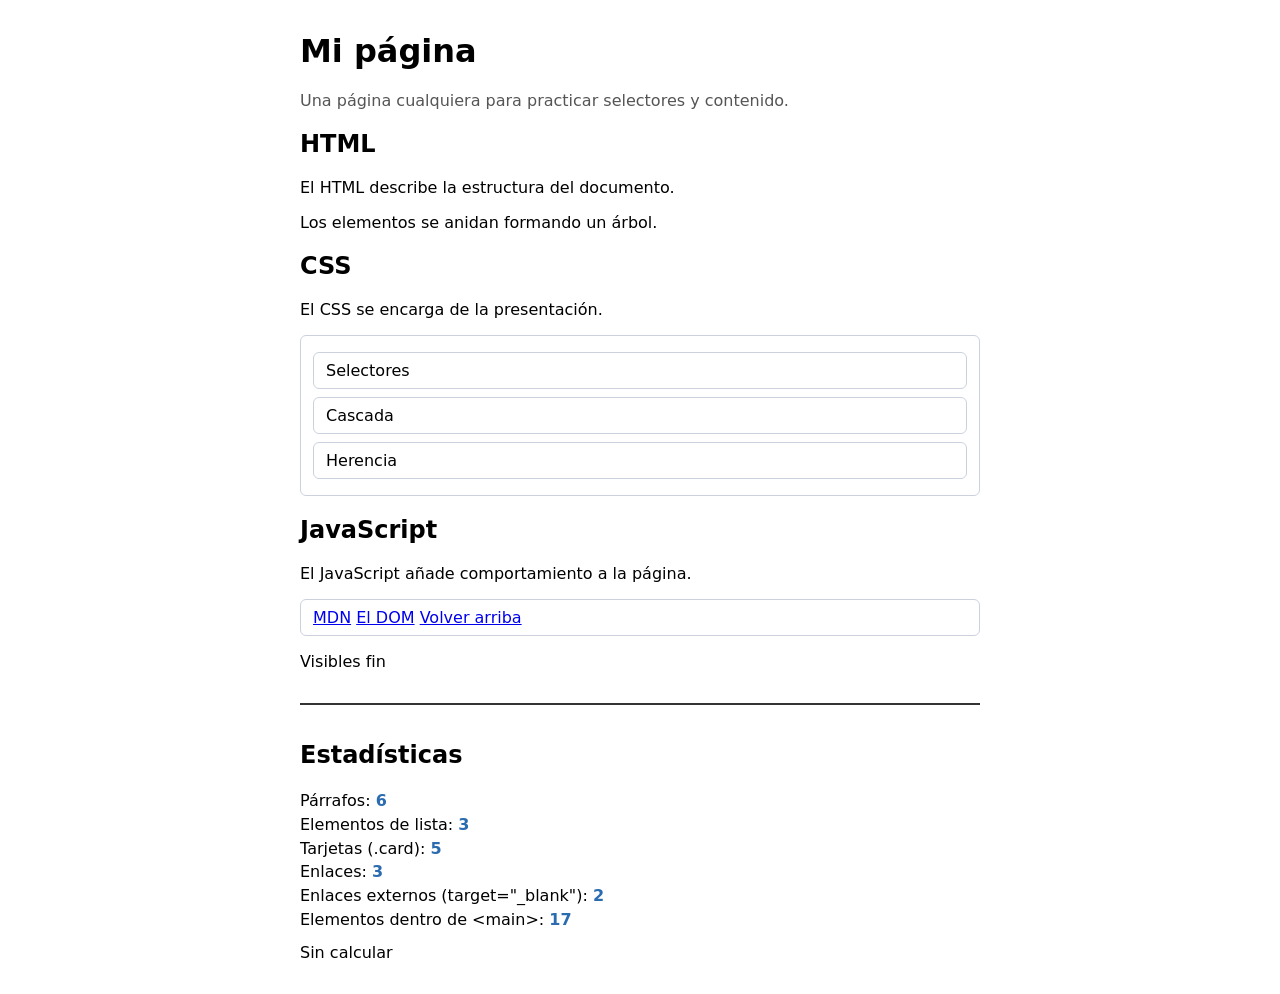
<file: DOM/1-repaso-dom-contadores/index.html>
<!DOCTYPE html>
<html lang="es">
<head>
  <meta charset="UTF-8" />
  <meta name="viewport" content="width=device-width, initial-scale=1" />
  <title>Contador de etiquetas</title>
  <link rel="stylesheet" href="estilos.css" />
</head>
<body>
  <header>
    <h1 id="titulo">Mi página</h1>
    <p class="lead">Una página cualquiera para practicar selectores y contenido.</p>
  </header>

  <main>
    <h2 id="seccion-html">HTML</h2>
    <p>El HTML describe la estructura del documento.</p>
    <p>Los elementos se anidan formando un árbol.</p>

    <h2 id="seccion-css">CSS</h2>
    <p>El CSS se encarga de la presentación.</p>
    <ul class="card">
      <li class="card">Selectores</li>
      <li class="card">Cascada</li>
      <li class="card">Herencia</li>
    </ul>

    <h2 id="seccion-js">JavaScript</h2>
    <p>El JavaScript añade comportamiento a la página.</p>
    <div class="card">
      <a href="https://developer.mozilla.org" target="_blank">MDN</a>
      <a href="https://developer.mozilla.org/es/docs/Web/API/Document_Object_Model" target="_blank">El DOM</a>
      <a href="#seccion-js">Volver arriba</a>
    </div>

    <p id="pie">Visibles <span class="oculto">OCULTO</span> fin</p>
  </main>

  <section id="panel">
    <h2>Estadísticas</h2>
    <div class="fila">Párrafos: <span id="num-p" class="num">?</span></div>
    <div class="fila">Elementos de lista: <span id="num-li" class="num">?</span></div>
    <div class="fila">Tarjetas (.card): <span id="num-cards" class="num">?</span></div>
    <div class="fila">Enlaces: <span id="num-a" class="num">?</span></div>
    <div class="fila">Enlaces externos (target="_blank"): <span id="num-externos" class="num">?</span></div>
    <div class="fila">Elementos dentro de &lt;main&gt;: <span id="num-total" class="num">?</span></div>

    <div id="resumen">Sin calcular</div>
    <div id="detalle"></div>
  </section>

  <!-- Cambia a solucion.js para ver el ejercicio resuelto -->
  <script src="ejercicio.js"></script>
</body>
</html>
</file>
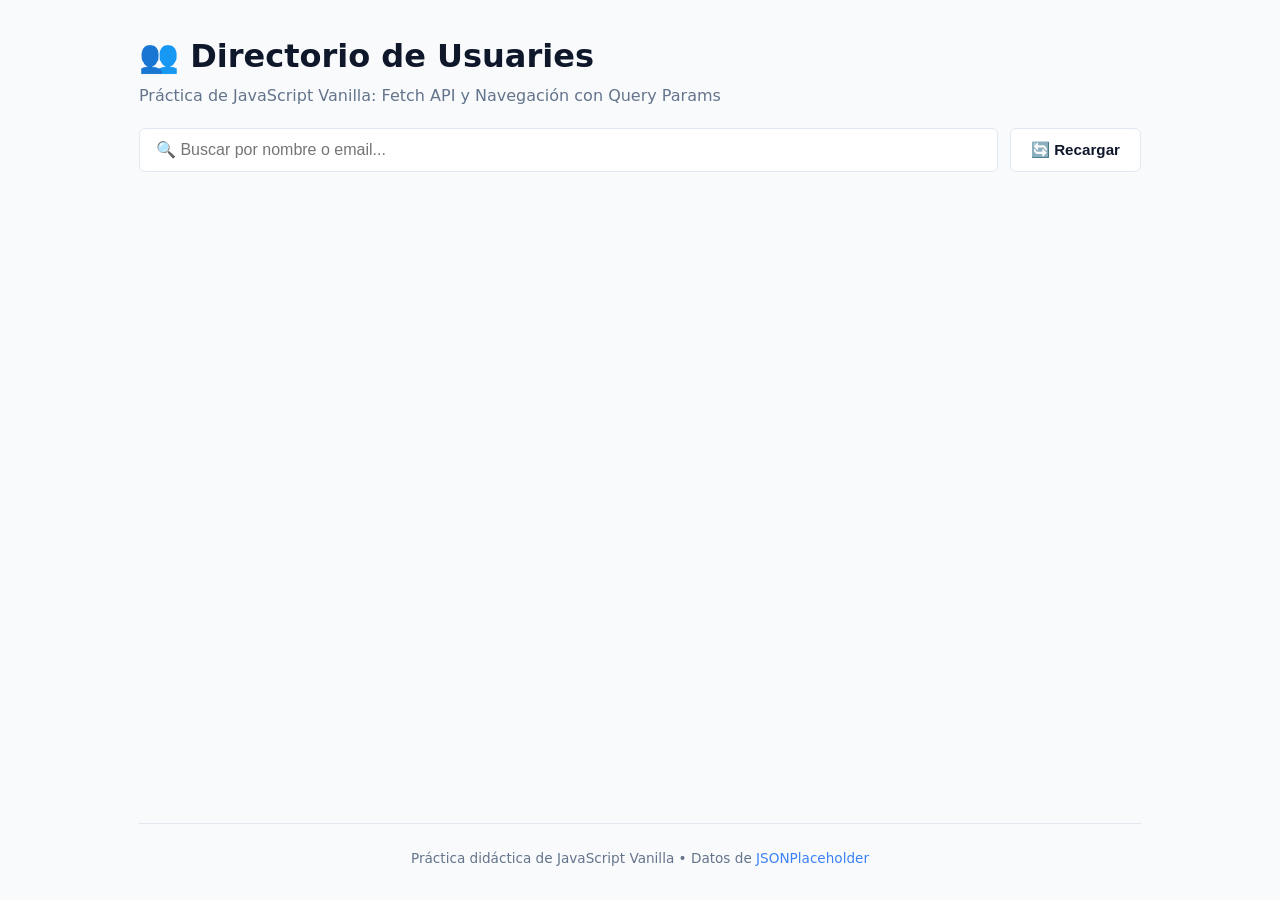
<file: DOM/4-listado-usuarios/index.html>
<!DOCTYPE html>
<html lang="es">
<head>
    <meta charset="UTF-8">
    <meta name="viewport" content="width=device-width, initial-scale=1.0">
    <title>Práctica: Directorio de Usuaries</title>
    <link rel="stylesheet" href="style.css">
</head>
<body>
    <div class="app-layout">
    <header class="app-header">
        <div class="header-content">
        <h1>👥 Directorio de Usuaries</h1>
        <p class="subtitle">Práctica de JavaScript Vanilla: Fetch API y Navegación con Query Params</p>
        </div>

        <!-- Barra de búsqueda y recarga -->
        <div class="toolbar">
        <label for="search-input" class="sr-only">Buscar por nombre o email</label>
        <input 
            type="search" 
            id="search-input" 
            placeholder="🔍 Buscar por nombre o email..." 
            autocomplete="off"
        >
        <button id="reload-btn" class="btn secondary-btn" title="Recargar usuaries">
            🔄 Recargar
        </button>
        </div>
    </header>

    <main class="main-content">
        <!-- Contenedor para estados: Cargando / Mensajes de error -->
        <div id="status-container" class="status-message" aria-live="polite"></div>

        <!-- Grid donde se pintarán las tarjetas de les usuaries -->
        <section id="users-grid" class="users-grid" aria-label="Listado de usuaries">
        <!-- Las tarjetas se insertarán dinámicamente con JavaScript -->
        </section>
    </main>

    <footer class="app-footer">
        <p>Práctica didáctica de JavaScript Vanilla • Datos de <a href="https://jsonplaceholder.typicode.com/" target="_blank" rel="noopener noreferrer">JSONPlaceholder</a></p>
    </footer>
    </div>

    <script src="app.js"></script>
</body>
</html>
</file>
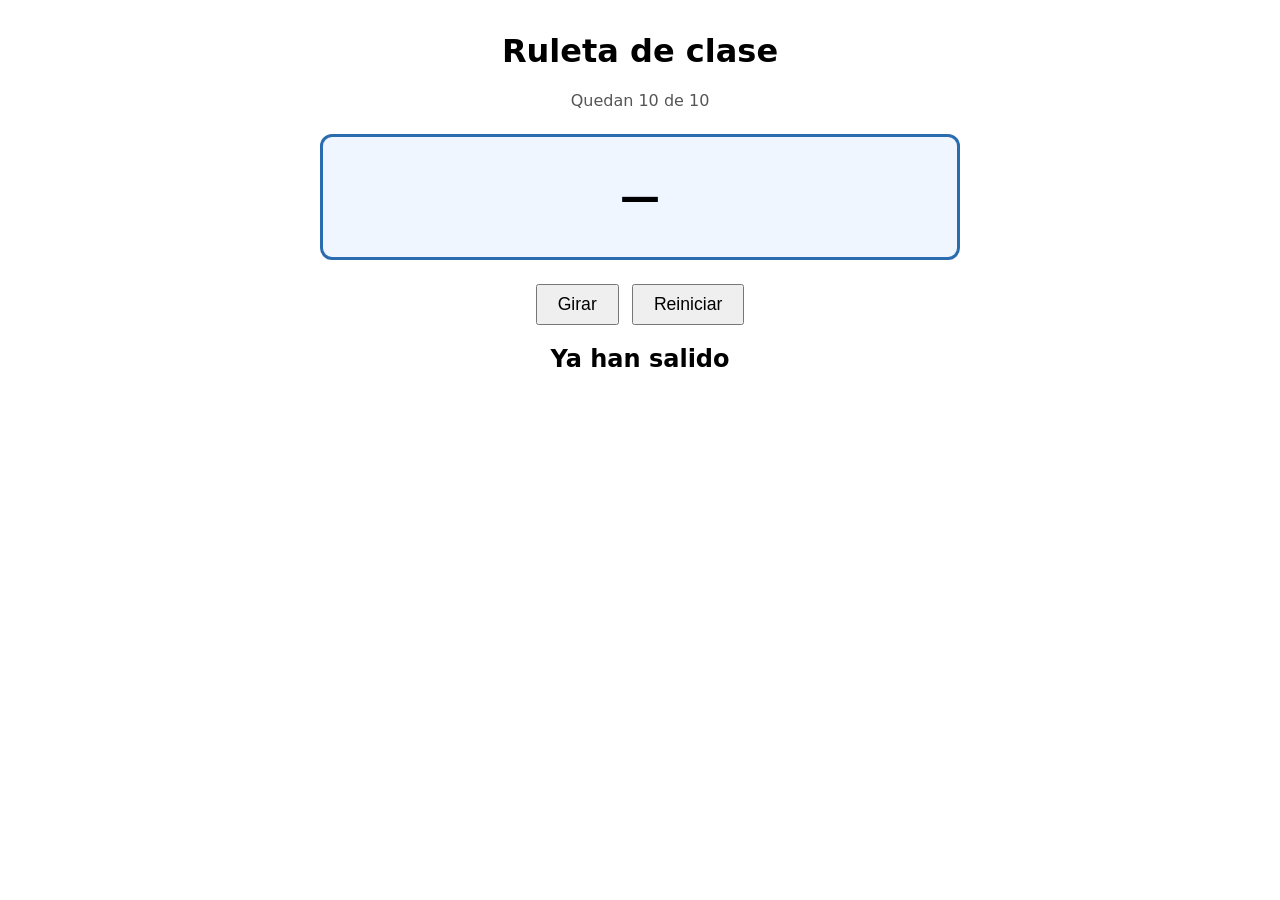
<file: DOM/3-ruleta-alumnos/version-avanzada/index.html>
<!doctype html>
<html lang="es">
  <head>
    <meta charset="UTF-8" />
    <meta name="viewport" content="width=device-width, initial-scale=1" />
    <title>Ruleta de clase</title>
    <link rel="stylesheet" href="estilos.css" />
  </head>
  <body>
    <h1 id="titulo">Ruleta de clase</h1>

    <p id="estado">
      Quedan <span id="quedan">?</span> de <span id="total">?</span>
    </p>

    <div id="escenario"><span id="elegido">—</span></div>

    <p class="acciones">
      <button id="girar">Girar</button>
      <button id="reiniciar">Reiniciar</button>
    </p>

    <h2>Ya han salido</h2>
    <ul id="historial"></ul>

    <!-- Cambia a ruleta.js para ver el ejercicio resuelto -->
    <script src="ejercicio.js"></script>
  </body>
</html>
</file>
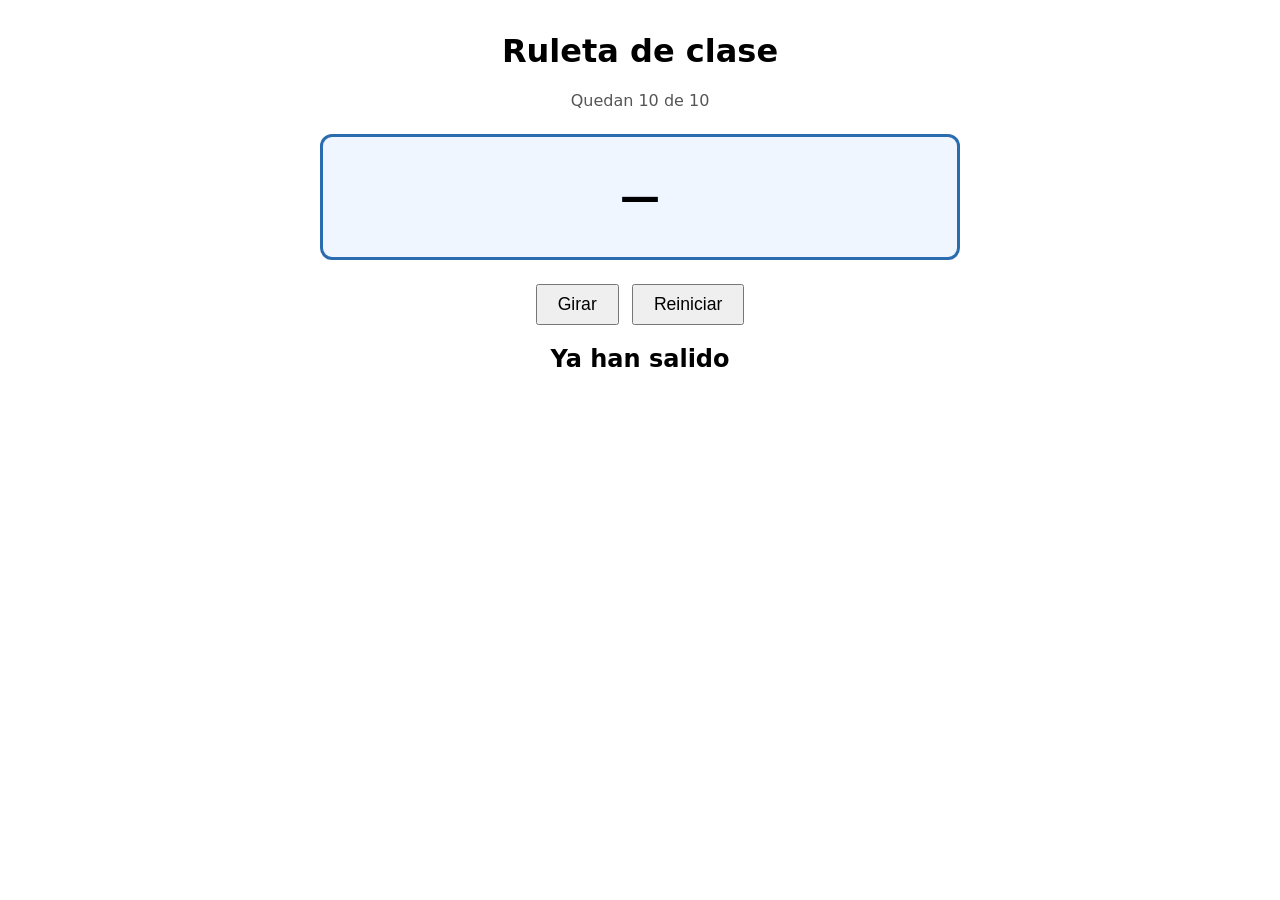
<file: DOM/3-ruleta-alumnos/version-basica/index.html>
<!doctype html>
<html lang="es">
  <head>
    <meta charset="UTF-8" />
    <meta name="viewport" content="width=device-width, initial-scale=1" />
    <title>Ruleta de clase — Versión Básica (Imperativa)</title>
    <link rel="stylesheet" href="estilos.css" />
  </head>
  <body>
    <h1 id="titulo">Ruleta de clase</h1>

    <p id="estado">
      Quedan <span id="quedan">?</span> de <span id="total">?</span>
    </p>

    <div id="escenario"><span id="elegido">—</span></div>

    <p class="acciones">
      <button id="girar">Girar</button>
      <button id="reiniciar">Reiniciar</button>
    </p>

    <h2>Ya han salido</h2>
    <ul id="historial"></ul>

    <!-- Cambia a solucion.js para ver el ejercicio resuelto -->
    <script src="ejercicio.js"></script>
  </body>
</html>
</file>
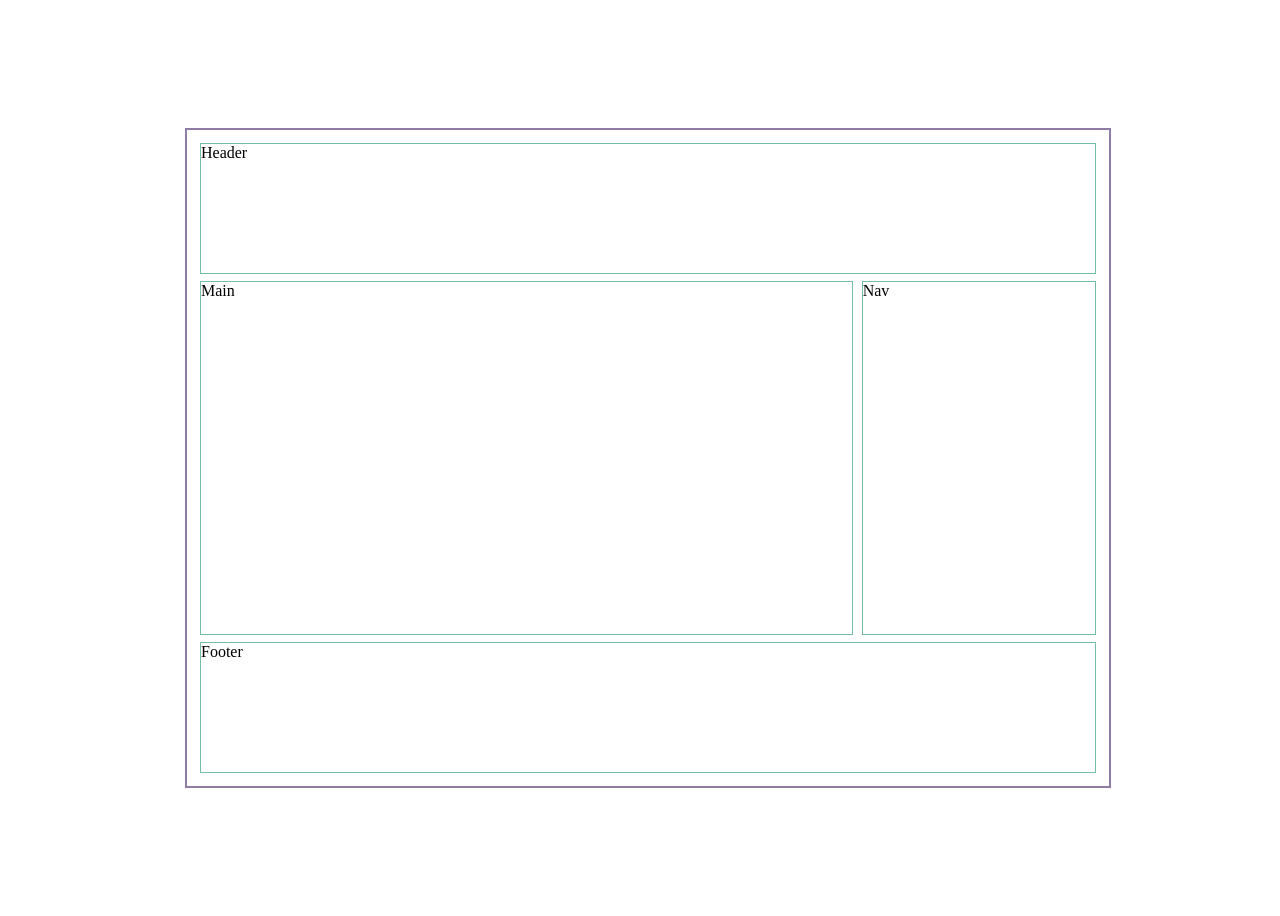
<file: DOM/Repaso CSS - Flexbox y Grid/clase/index.html>
<!doctype html>
<html lang="en">
  <head>
    <meta charset="UTF-8" />
    <meta name="viewport" content="width=device-width, initial-scale=1.0" />
    <link rel="stylesheet" href="style.css" />
    <title>Document</title>
  </head>
  <body>
    <div class="contenedor">
      <div class="header">Header</div>
      <div class="nav">Nav</div>
      <div class="main">Main</div>
      <div class="footer">Footer</div>
      
    </div>
    <script src="index.js"></script>
  </body>
</html>
</file>
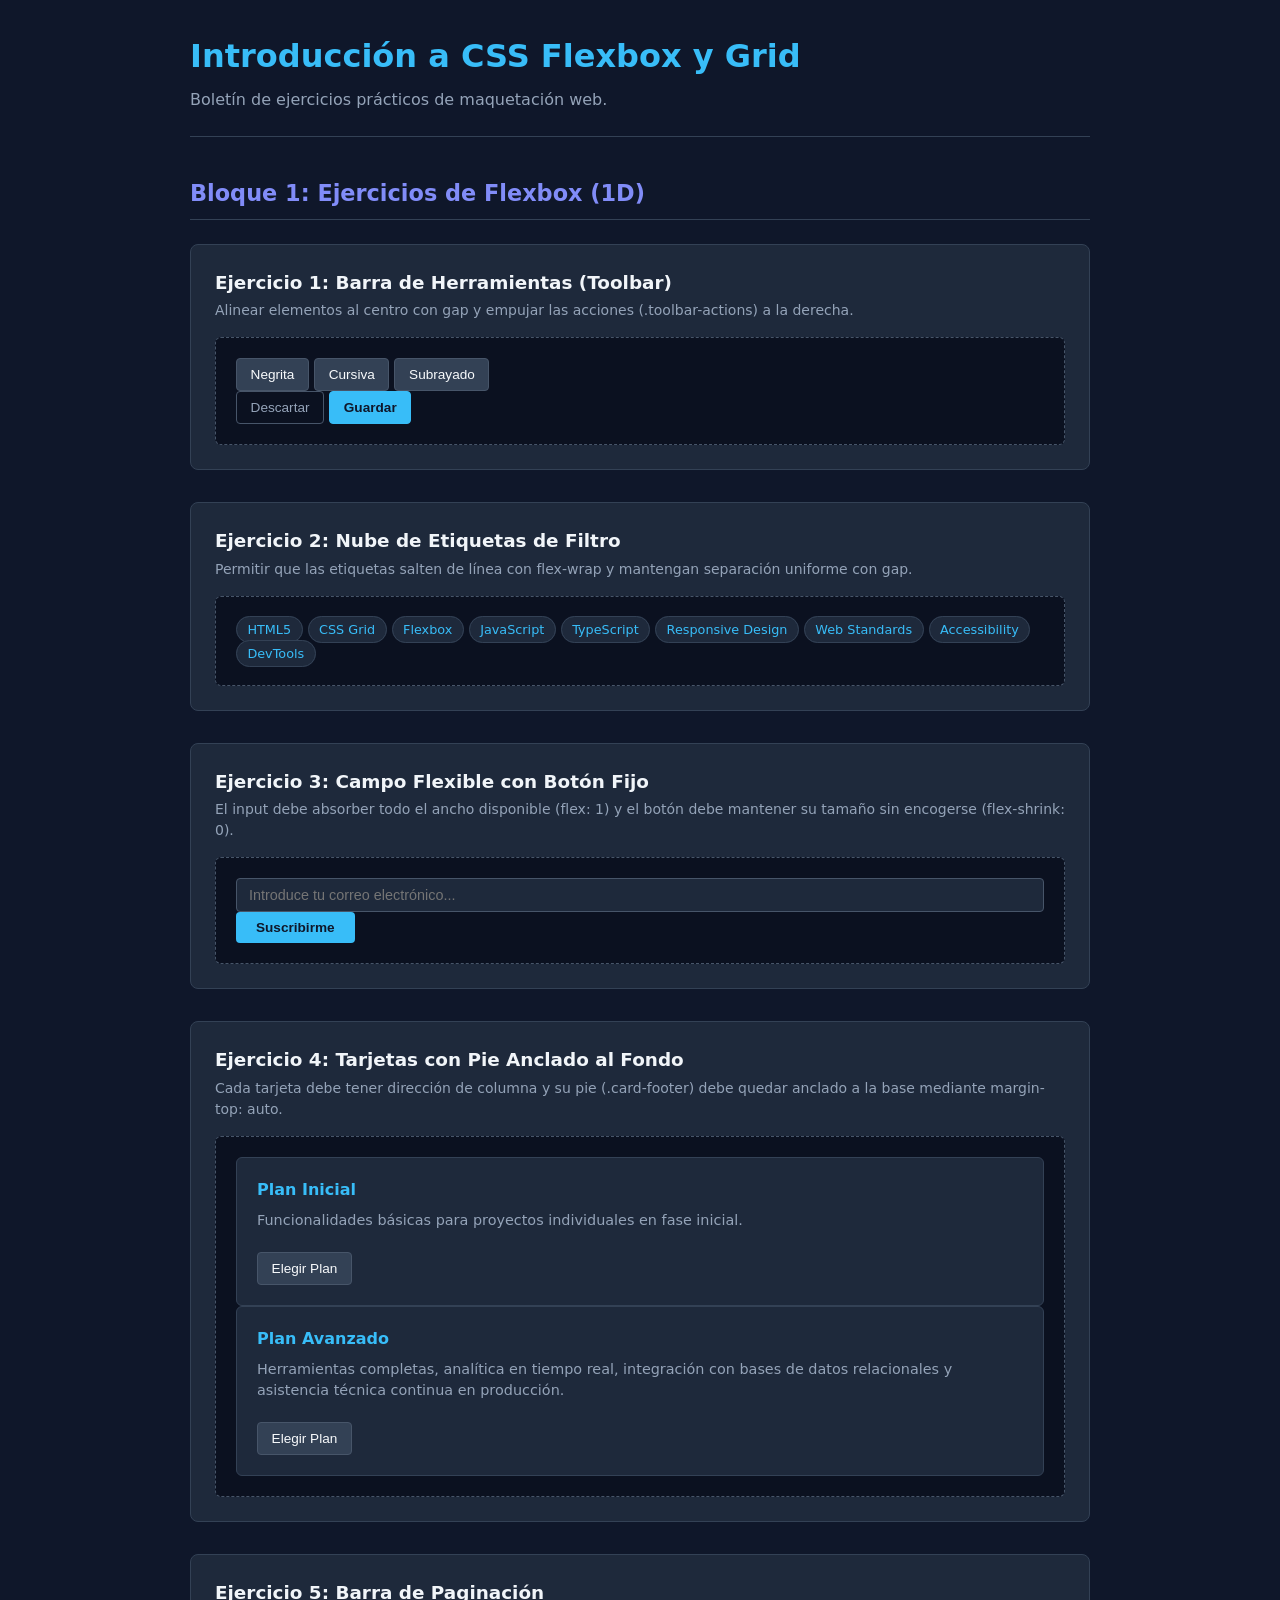
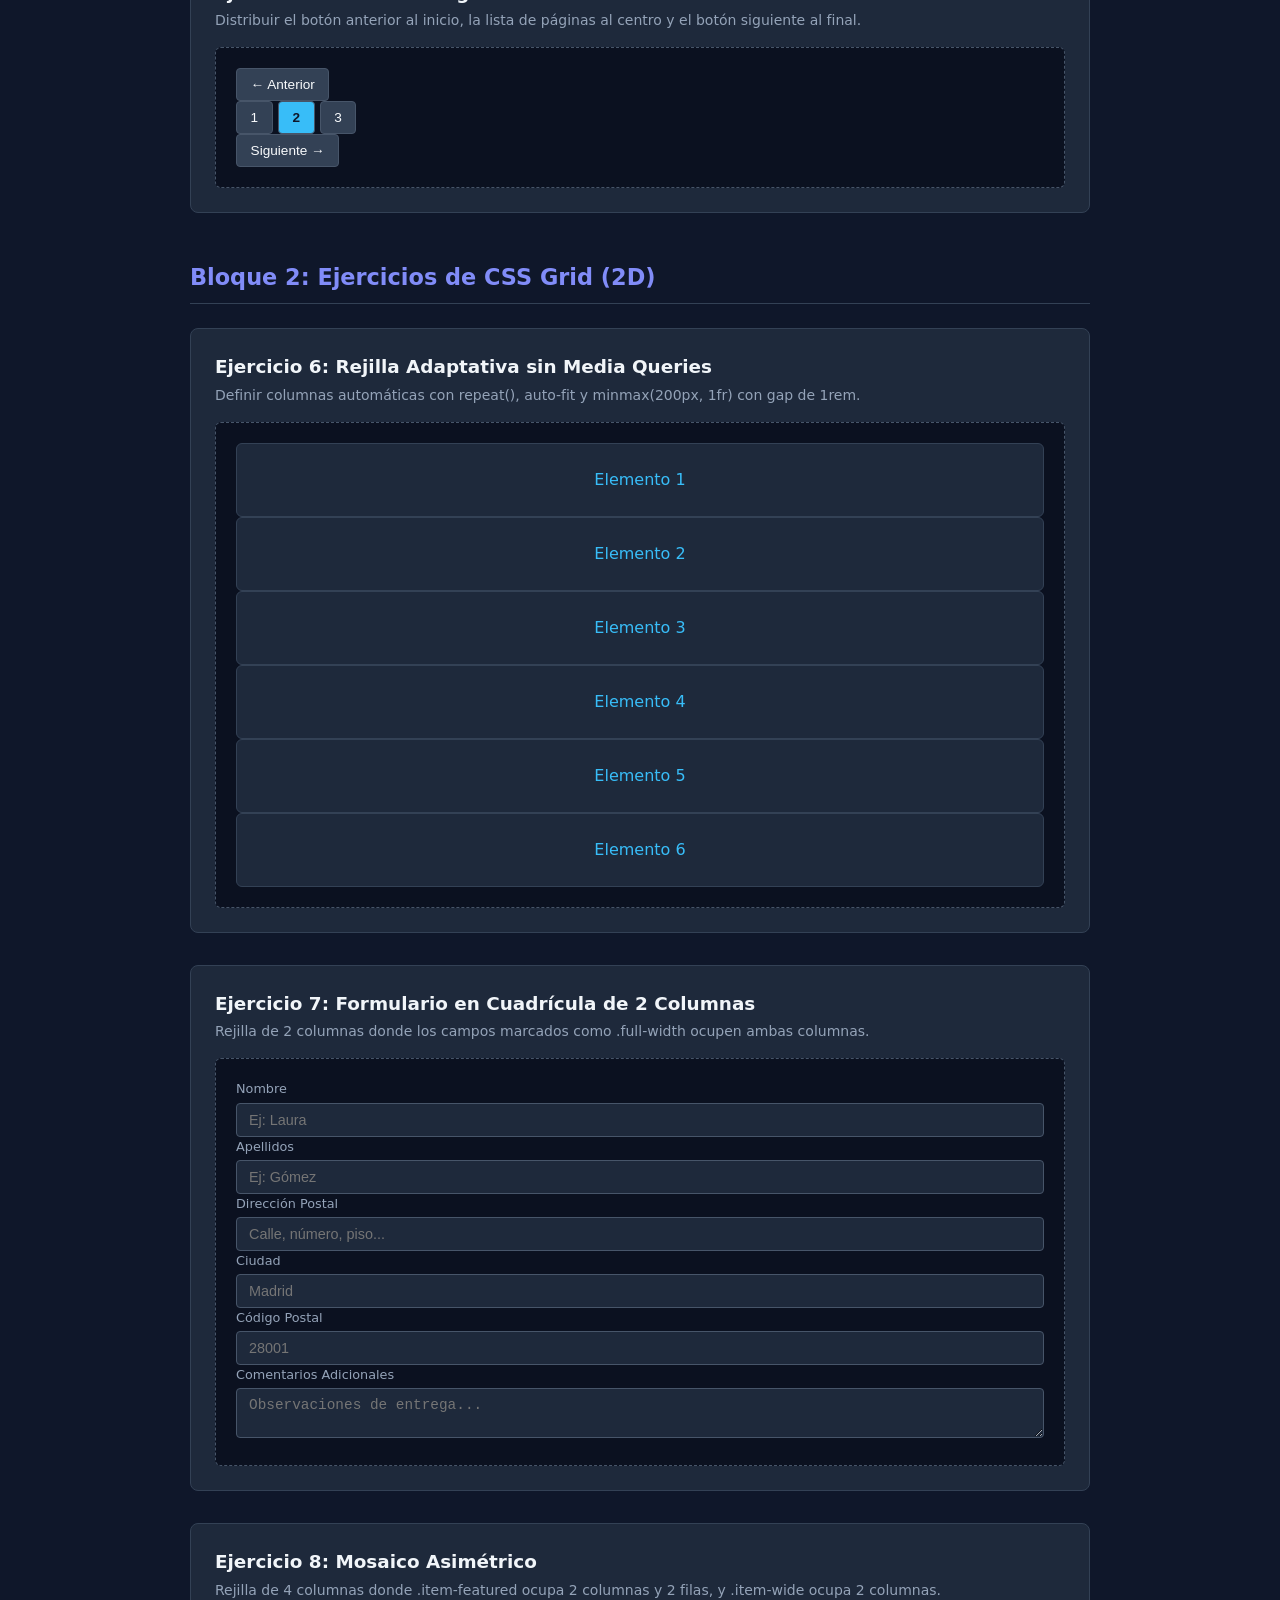
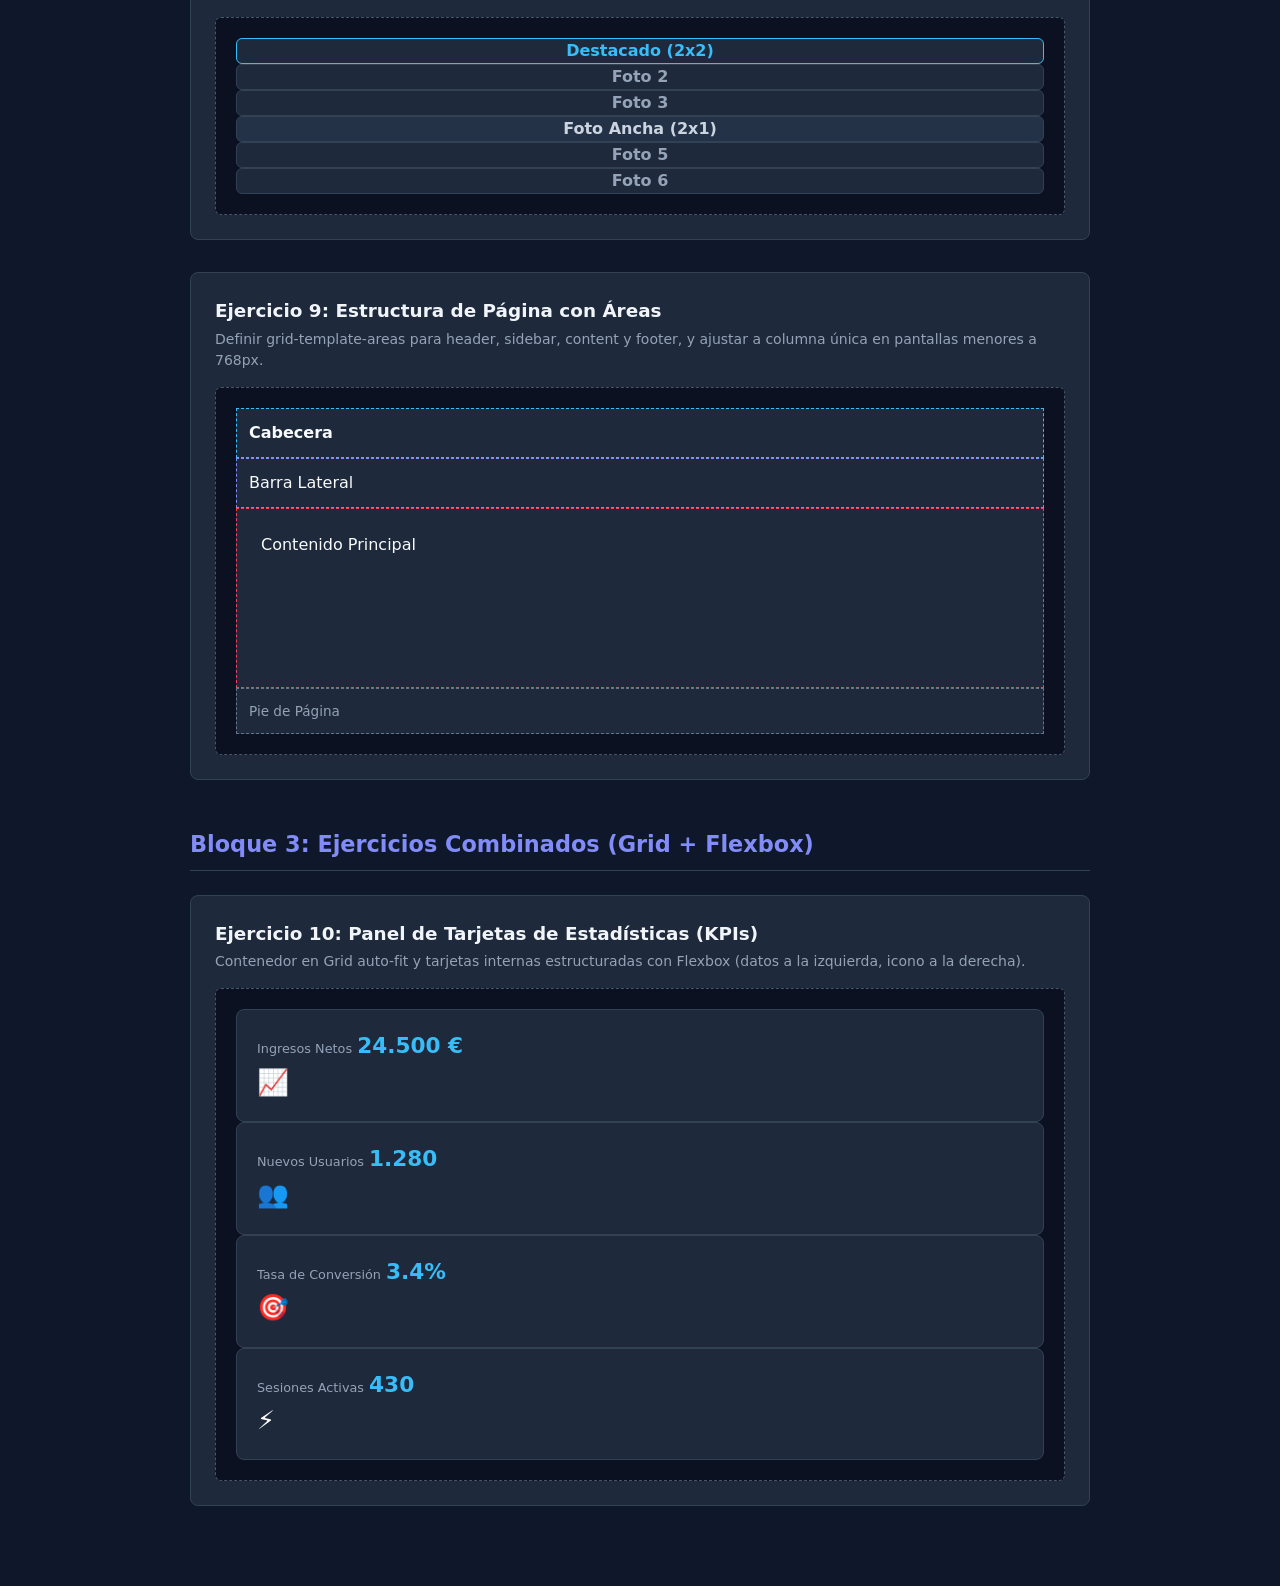
<file: DOM/Repaso CSS - Flexbox y Grid/ejercicios/index.html>
<!DOCTYPE html>
<html lang="es">
<head>
  <meta charset="UTF-8">
  <meta name="viewport" content="width=device-width, initial-scale=1.0">
  <title>Boletín de Ejercicios: Flexbox y CSS Grid</title>
  <link rel="stylesheet" href="styles.css">
</head>
<body>

  <header class="page-header">
    <h1>Introducción a CSS Flexbox y Grid</h1>
    <p>Boletín de ejercicios prácticos de maquetación web.</p>
  </header>

  <main class="page-content">

    <!-- BLOQUE 1: FLEXBOX -->
    <section class="exercise-section">
      <h2>Bloque 1: Ejercicios de Flexbox (1D)</h2>

      <!-- EJERCICIO 1: TOOLBAR -->
      <article class="exercise-box" id="ejercicio-1">
        <h3>Ejercicio 1: Barra de Herramientas (Toolbar)</h3>
        <p class="description">Alinear elementos al centro con gap y empujar las acciones (.toolbar-actions) a la derecha.</p>
        <div class="workspace-area">
          <div class="toolbar">
            <button type="button">Negrita</button>
            <button type="button">Cursiva</button>
            <button type="button">Subrayado</button>
            <div class="toolbar-actions">
              <button type="button" class="btn-cancel">Descartar</button>
              <button type="button" class="btn-primary">Guardar</button>
            </div>
          </div>
        </div>
      </article>

      <!-- EJERCICIO 2: NUBE DE ETIQUETAS -->
      <article class="exercise-box" id="ejercicio-2">
        <h3>Ejercicio 2: Nube de Etiquetas de Filtro</h3>
        <p class="description">Permitir que las etiquetas salten de línea con flex-wrap y mantengan separación uniforme con gap.</p>
        <div class="workspace-area">
          <div class="tag-list">
            <span class="tag">HTML5</span>
            <span class="tag">CSS Grid</span>
            <span class="tag">Flexbox</span>
            <span class="tag">JavaScript</span>
            <span class="tag">TypeScript</span>
            <span class="tag">Responsive Design</span>
            <span class="tag">Web Standards</span>
            <span class="tag">Accessibility</span>
            <span class="tag">DevTools</span>
          </div>
        </div>
      </article>

      <!-- EJERCICIO 3: NEWSLETTER INLINE -->
      <article class="exercise-box" id="ejercicio-3">
        <h3>Ejercicio 3: Campo Flexible con Botón Fijo</h3>
        <p class="description">El input debe absorber todo el ancho disponible (flex: 1) y el botón debe mantener su tamaño sin encogerse (flex-shrink: 0).</p>
        <div class="workspace-area">
          <form class="newsletter-form" onsubmit="event.preventDefault();">
            <input type="email" placeholder="Introduce tu correo electrónico..." class="input-email">
            <button type="submit" class="btn-submit">Suscribirme</button>
          </form>
        </div>
      </article>

      <!-- EJERCICIO 4: TARJETAS CON BOTÓN AL FONDO -->
      <article class="exercise-box" id="ejercicio-4">
        <h3>Ejercicio 4: Tarjetas con Pie Anclado al Fondo</h3>
        <p class="description">Cada tarjeta debe tener dirección de columna y su pie (.card-footer) debe quedar anclado a la base mediante margin-top: auto.</p>
        <div class="workspace-area">
          <div class="card-container">
            <div class="card">
              <h4>Plan Inicial</h4>
              <p>Funcionalidades básicas para proyectos individuales en fase inicial.</p>
              <div class="card-footer">
                <button type="button">Elegir Plan</button>
              </div>
            </div>
            <div class="card">
              <h4>Plan Avanzado</h4>
              <p>Herramientas completas, analítica en tiempo real, integración con bases de datos relacionales y asistencia técnica continua en producción.</p>
              <div class="card-footer">
                <button type="button">Elegir Plan</button>
              </div>
            </div>
          </div>
        </div>
      </article>

      <!-- EJERCICIO 5: PAGINACIÓN -->
      <article class="exercise-box" id="ejercicio-5">
        <h3>Ejercicio 5: Barra de Paginación</h3>
        <p class="description">Distribuir el botón anterior al inicio, la lista de páginas al centro y el botón siguiente al final.</p>
        <div class="workspace-area">
          <nav class="pagination">
            <button type="button" class="prev-btn">← Anterior</button>
            <div class="page-numbers">
              <button type="button">1</button>
              <button type="button" class="active">2</button>
              <button type="button">3</button>
            </div>
            <button type="button" class="next-btn">Siguiente →</button>
          </nav>
        </div>
      </article>

    </section>

    <!-- BLOQUE 2: CSS GRID -->
    <section class="exercise-section">
      <h2>Bloque 2: Ejercicios de CSS Grid (2D)</h2>

      <!-- EJERCICIO 6: AUTO-GRID -->
      <article class="exercise-box" id="ejercicio-6">
        <h3>Ejercicio 6: Rejilla Adaptativa sin Media Queries</h3>
        <p class="description">Definir columnas automáticas con repeat(), auto-fit y minmax(200px, 1fr) con gap de 1rem.</p>
        <div class="workspace-area">
          <div class="auto-grid">
            <div class="grid-item">Elemento 1</div>
            <div class="grid-item">Elemento 2</div>
            <div class="grid-item">Elemento 3</div>
            <div class="grid-item">Elemento 4</div>
            <div class="grid-item">Elemento 5</div>
            <div class="grid-item">Elemento 6</div>
          </div>
        </div>
      </article>

      <!-- EJERCICIO 7: FORMULARIO EN REJILLA -->
      <article class="exercise-box" id="ejercicio-7">
        <h3>Ejercicio 7: Formulario en Cuadrícula de 2 Columnas</h3>
        <p class="description">Rejilla de 2 columnas donde los campos marcados como .full-width ocupen ambas columnas.</p>
        <div class="workspace-area">
          <form class="form-grid" onsubmit="event.preventDefault();">
            <div>
              <label>Nombre</label>
              <input type="text" placeholder="Ej: Laura">
            </div>
            <div>
              <label>Apellidos</label>
              <input type="text" placeholder="Ej: Gómez">
            </div>
            <div class="full-width">
              <label>Dirección Postal</label>
              <input type="text" placeholder="Calle, número, piso...">
            </div>
            <div>
              <label>Ciudad</label>
              <input type="text" placeholder="Madrid">
            </div>
            <div>
              <label>Código Postal</label>
              <input type="text" placeholder="28001">
            </div>
            <div class="full-width">
              <label>Comentarios Adicionales</label>
              <textarea rows="2" placeholder="Observaciones de entrega..."></textarea>
            </div>
          </form>
        </div>
      </article>

      <!-- EJERCICIO 8: MOSAICO FOTOGRÁFICO -->
      <article class="exercise-box" id="ejercicio-8">
        <h3>Ejercicio 8: Mosaico Asimétrico</h3>
        <p class="description">Rejilla de 4 columnas donde .item-featured ocupa 2 columnas y 2 filas, y .item-wide ocupa 2 columnas.</p>
        <div class="workspace-area">
          <div class="gallery-grid">
            <div class="gallery-item item-featured">Destacado (2x2)</div>
            <div class="gallery-item">Foto 2</div>
            <div class="gallery-item">Foto 3</div>
            <div class="gallery-item item-wide">Foto Ancha (2x1)</div>
            <div class="gallery-item">Foto 5</div>
            <div class="gallery-item">Foto 6</div>
          </div>
        </div>
      </article>

      <!-- EJERCICIO 9: GRID TEMPLATE AREAS -->
      <article class="exercise-box" id="ejercicio-9">
        <h3>Ejercicio 9: Estructura de Página con Áreas</h3>
        <p class="description">Definir grid-template-areas para header, sidebar, content y footer, y ajustar a columna única en pantallas menores a 768px.</p>
        <div class="workspace-area">
          <div class="site-layout">
            <header class="layout-header">Cabecera</header>
            <aside class="layout-sidebar">Barra Lateral</aside>
            <main class="layout-content">Contenido Principal</main>
            <footer class="layout-footer">Pie de Página</footer>
          </div>
        </div>
      </article>

    </section>

    <!-- BLOQUE 3: COMBINADO -->
    <section class="exercise-section">
      <h2>Bloque 3: Ejercicios Combinados (Grid + Flexbox)</h2>

      <!-- EJERCICIO 10: TARJETAS KPI -->
      <article class="exercise-box" id="ejercicio-10">
        <h3>Ejercicio 10: Panel de Tarjetas de Estadísticas (KPIs)</h3>
        <p class="description">Contenedor en Grid auto-fit y tarjetas internas estructuradas con Flexbox (datos a la izquierda, icono a la derecha).</p>
        <div class="workspace-area">
          <div class="kpi-container">
            <div class="kpi-card">
              <div class="kpi-data">
                <span class="kpi-label">Ingresos Netos</span>
                <strong class="kpi-value">24.500 €</strong>
              </div>
              <div class="kpi-icon">📈</div>
            </div>
            <div class="kpi-card">
              <div class="kpi-data">
                <span class="kpi-label">Nuevos Usuarios</span>
                <strong class="kpi-value">1.280</strong>
              </div>
              <div class="kpi-icon">👥</div>
            </div>
            <div class="kpi-card">
              <div class="kpi-data">
                <span class="kpi-label">Tasa de Conversión</span>
                <strong class="kpi-value">3.4%</strong>
              </div>
              <div class="kpi-icon">🎯</div>
            </div>
            <div class="kpi-card">
              <div class="kpi-data">
                <span class="kpi-label">Sesiones Activas</span>
                <strong class="kpi-value">430</strong>
              </div>
              <div class="kpi-icon">⚡</div>
            </div>
          </div>
        </div>
      </article>

    </section>

  </main>

</body>
</html>
</file>
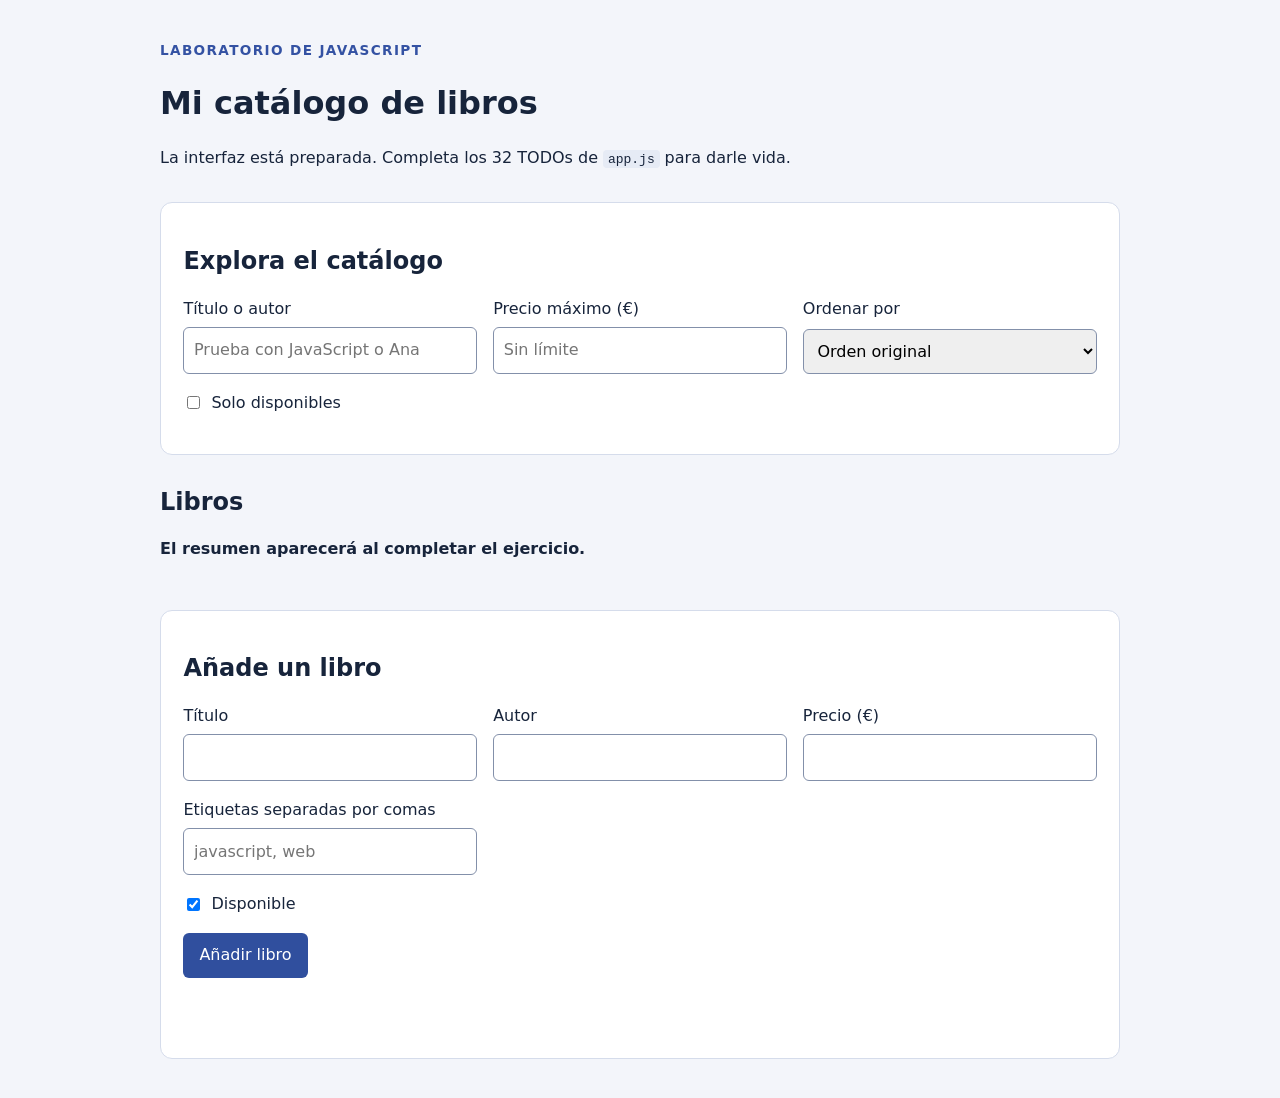
<file: DOM/Repaso JS/Ejercicio Libros/index.html>
<!doctype html>
<html lang="es">
  <head>
    <meta charset="UTF-8" />
    <meta name="viewport" content="width=device-width, initial-scale=1" />
    <title>Repaso de JavaScript · Catálogo de libros</title>
    <link rel="stylesheet" href="styles.css" />
    <script src="app.js" defer></script>
  </head>
  <body>
    <main class="contenedor">
      <header>
        <p class="antetitulo">Laboratorio de JavaScript</p>
        <h1>Mi catálogo de libros</h1>
        <p>La interfaz está preparada. Completa los 32 TODOs de <code>app.js</code> para darle vida.</p>
      </header>

      <section class="panel" aria-labelledby="titulo-filtros">
        <h2 id="titulo-filtros">Explora el catálogo</h2>
        <div class="campos">
          <label for="busqueda">Título o autor
            <input id="busqueda" type="search" placeholder="Prueba con JavaScript o Ana" />
          </label>
          <label for="precio-maximo">Precio máximo (€)
            <input id="precio-maximo" type="number" min="0" step="0.01" placeholder="Sin límite" />
          </label>
          <label for="orden">Ordenar por
            <select id="orden">
              <option value="original">Orden original</option>
              <option value="precio-asc">Precio: de menor a mayor</option>
              <option value="titulo-asc">Título: de A a Z</option>
            </select>
          </label>
        </div>
        <label class="casilla" for="solo-disponibles">
          <input id="solo-disponibles" type="checkbox" /> Solo disponibles
        </label>
      </section>

      <section aria-labelledby="titulo-catalogo">
        <h2 id="titulo-catalogo">Libros</h2>
        <p id="resumen" role="status">El resumen aparecerá al completar el ejercicio.</p>
        <p id="sin-resultados" hidden>No hay resultados.</p>
        <!-- Cada tarjeta será un <li> creado con JavaScript. -->
        <ul id="catalogo" class="catalogo"></ul>
      </section>

      <section class="panel" aria-labelledby="titulo-formulario">
        <h2 id="titulo-formulario">Añade un libro</h2>
        <form id="formulario-libro" novalidate>
          <!-- novalidate permite practicar la validación con JavaScript. -->
          <div class="campos">
            <label for="titulo">Título
              <input id="titulo" name="titulo" required />
            </label>
            <label for="autor">Autor
              <input id="autor" name="autor" required />
            </label>
            <label for="precio">Precio (€)
              <input id="precio" name="precio" type="number" min="0" step="0.01" required />
            </label>
            <label for="etiquetas">Etiquetas separadas por comas
              <input id="etiquetas" name="etiquetas" placeholder="javascript, web" />
            </label>
          </div>
          <label class="casilla" for="disponible">
            <input id="disponible" name="disponible" type="checkbox" checked /> Disponible
          </label>
          <button type="submit">Añadir libro</button>
          <p id="mensaje-formulario" role="status"></p>
        </form>
      </section>
    </main>
  </body>
</html>
</file>
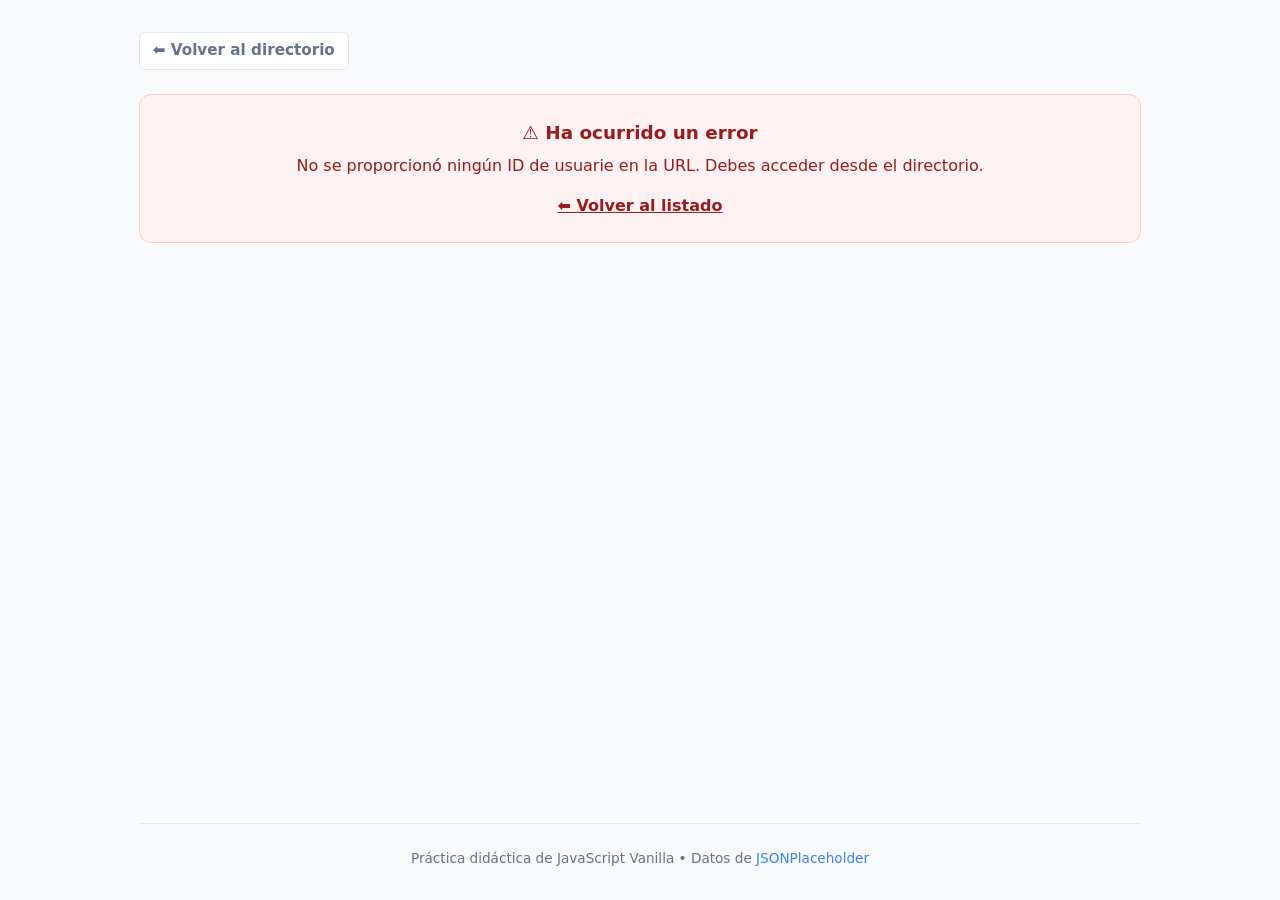
<file: DOM/4-listado-usuarios/detalle.html>
<!DOCTYPE html>
<html lang="es">
<head>
    <meta charset="UTF-8">
    <meta name="viewport" content="width=device-width, initial-scale=1.0">
    <title>Detalle de Usuarie</title>
    <link rel="stylesheet" href="style.css">
</head>
<body>
    <div class="app-layout">
    <nav class="detail-header-nav">
        <a href="index.html" class="back-link">
        ⬅ Volver al directorio
        </a>
    </nav>

    <main class="main-content">
        <!-- Contenedor para estados: Cargando / Mensajes de error -->
        <div id="status-container" class="status-message" aria-live="polite"></div>

        <!-- Contenedor donde se pintará la información del perfil del usuarie -->
        <div id="profile-container" class="profile-container">
        <!-- El perfil y sus posts se insertarán aquí dinámicamente con JS -->
        </div>
    </main>

    <footer class="app-footer">
        <p>Práctica didáctica de JavaScript Vanilla • Datos de <a href="https://jsonplaceholder.typicode.com/" target="_blank" rel="noopener noreferrer">JSONPlaceholder</a></p>
    </footer>
    </div>

    <script src="detalle.js"></script>
</body>
</html>
</file>
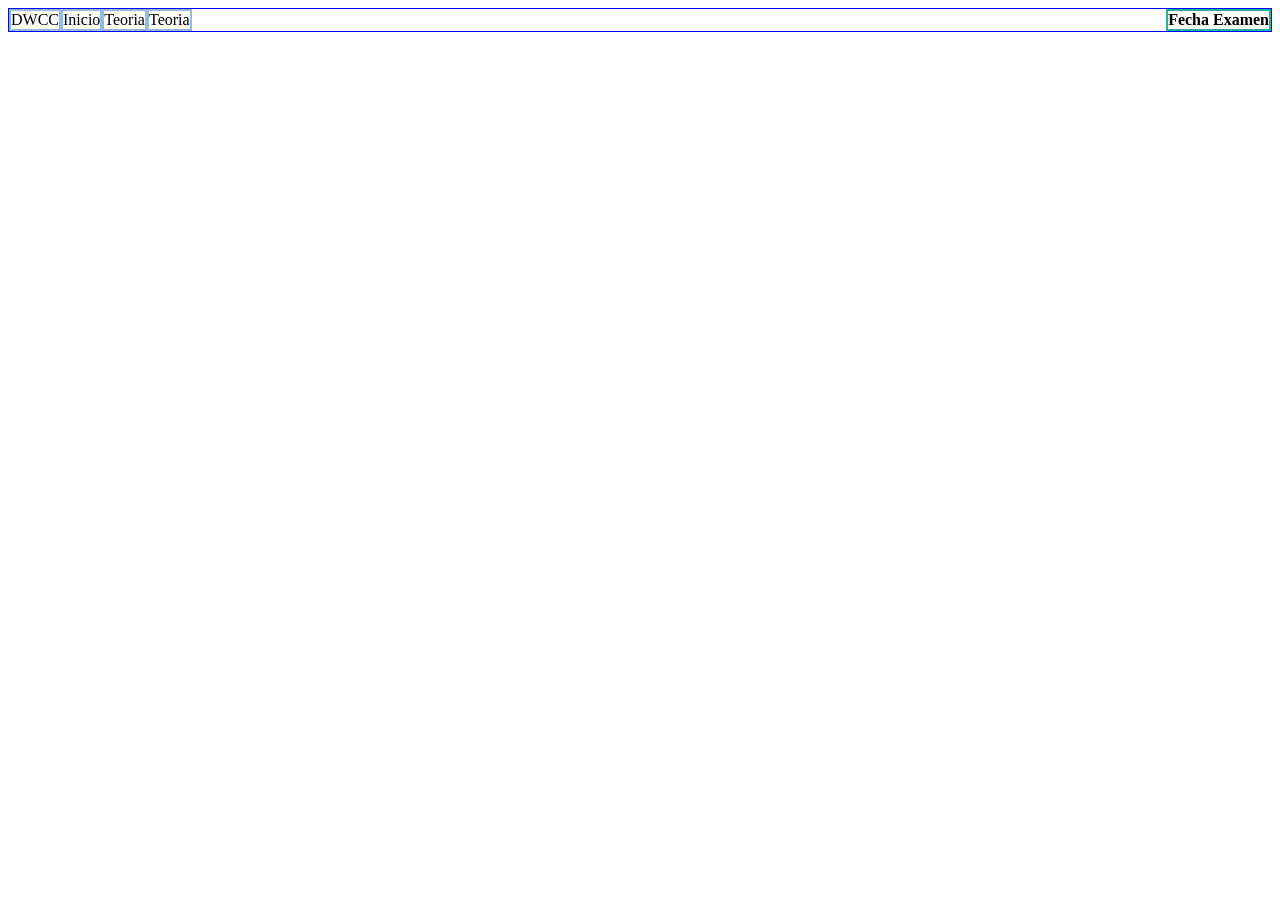
<file: DOM/Repaso CSS - Flexbox y Grid/clase/indexFlex.html>
<!doctype html>
<html lang="en">
  <head>
    <meta charset="UTF-8" />
    <meta name="viewport" content="width=device-width, initial-scale=1.0" />
    <link rel="stylesheet" href="styleFlex.css" />
    <title>Document</title>
  </head>
  <body>
    <div class="navbar">
      <div class="elemento" >DWCC</div>
      <div class="elemento">Inicio</div>
      <div class="elemento">Teoria</div>
      <div class="elemento">Teoria</div>
      <div class="elemento">Fecha Examen</div>
    </div>
  </body>
</html>
</file>
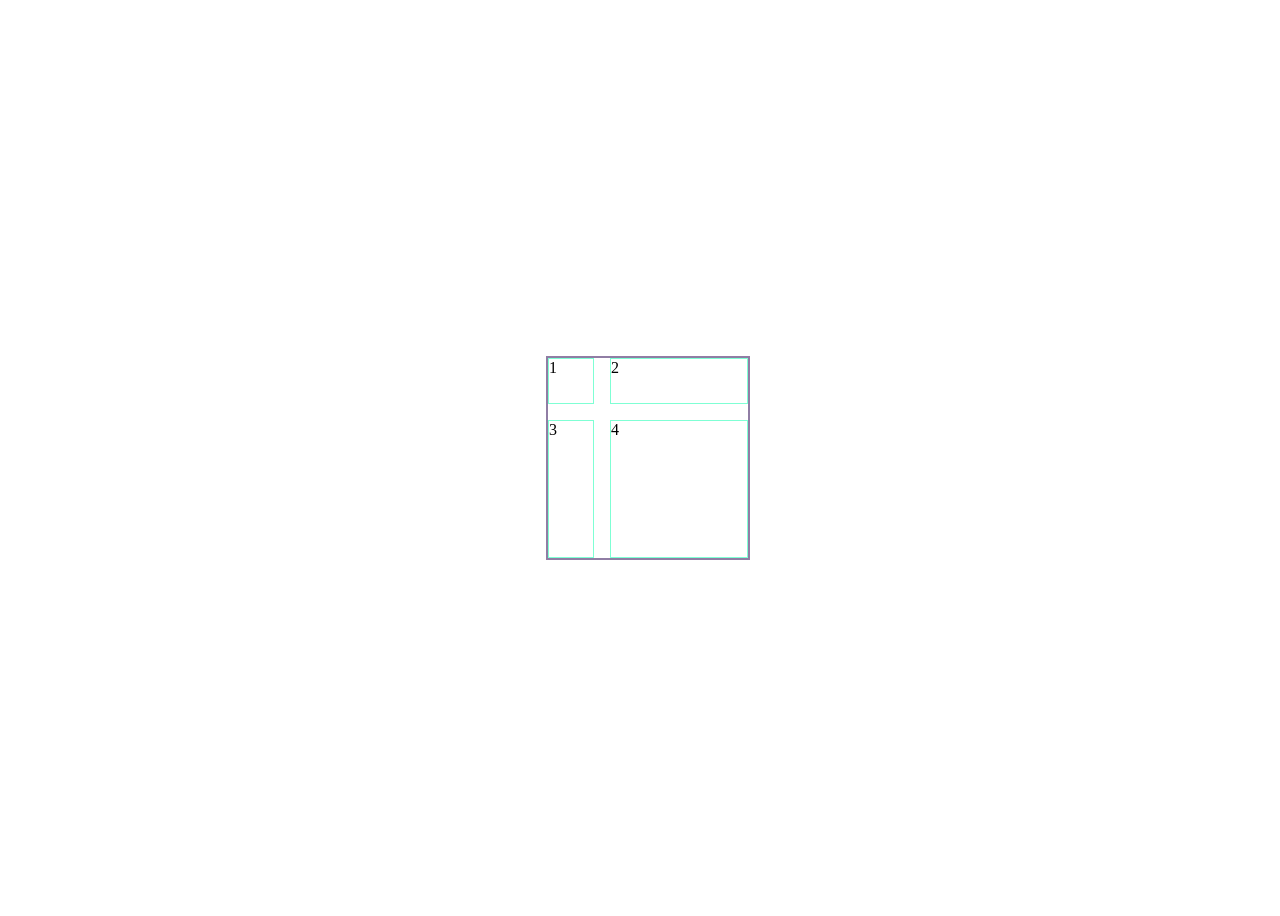
<file: DOM/Repaso CSS - Flexbox y Grid/clase/indexGrid.html>
<!doctype html>
<html lang="en">
  <head>
    <meta charset="UTF-8" />
    <meta name="viewport" content="width=device-width, initial-scale=1.0" />
    <link rel="stylesheet" href="styleGrid.css" />
    <title>Document</title>
  </head>
  <body>
    <div class="contenedor">
      <div class="hijo">1</div>
      <div class="hijo">2</div>
      <div class="hijo">3</div>
      <div class="hijo">4</div>
    </div>
  </body>
</html>
</file>
<file: DOM/1-repaso-dom-contadores/estilos.css>
body { font-family: system-ui, sans-serif; max-width: 680px; margin: 2rem auto; padding: 0 1rem; }

.lead { color: #555; }

.card {
  border: 1px solid #ccd2dd;
  border-radius: 6px;
  padding: .5rem .75rem;
  margin: .5rem 0;
}

ul.card { list-style: none; }

.fila { padding: .15rem 0; }

.num { font-weight: 700; color: #2b6cb0; }

#panel { margin-top: 2rem; border-top: 2px solid #333; padding-top: 1rem; }

#resumen { margin-top: .75rem; }

#detalle div { padding: .15rem 0; }

/* Usada por #pie para comparar textContent e innerText */
.oculto { display: none; }
</file>
<file: DOM/4-listado-usuarios/style.css>
/* ==========================================================================
    Variables y Estilos Base
   ========================================================================== */
:root {
    --primary-color: #3b82f6;
    --primary-hover: #2563eb;
    --bg-color: #f8fafc;
    --surface-color: #ffffff;
    --text-main: #0f172a;
    --text-muted: #64748b;
    --border-color: #e2e8f0;
    --card-shadow: 0 4px 6px -1px rgb(0 0 0 / 0.07), 0 2px 4px -2px rgb(0 0 0 / 0.07);
    --card-shadow-hover: 0 10px 15px -3px rgb(0 0 0 / 0.1), 0 4px 6px -4px rgb(0 0 0 / 0.1);
    --radius: 12px;
    --radius-sm: 6px;
    --danger-bg: #fef2f2;
    --danger-border: #fecaca;
    --danger-text: #991b1b;
}

* {
    box-sizing: border-box;
    margin: 0;
    padding: 0;
}

body {
    font-family: system-ui, -apple-system, BlinkMacSystemFont, "Segoe UI", Roboto, Oxygen, Ubuntu, Cantarell, sans-serif;
    background-color: var(--bg-color);
    color: var(--text-main);
    line-height: 1.5;
    min-height: 100vh;
}

.sr-only {
    position: absolute;
    width: 1px;
    height: 1px;
    padding: 0;
    margin: -1px;
    overflow: hidden;
    clip: rect(0, 0, 0, 0);
    white-space: nowrap;
    border: 0;
}

.app-layout {
    max-width: 1050px;
    margin: 0 auto;
    padding: 2rem 1.5rem;
    display: flex;
    flex-direction: column;
    min-height: 100vh;
}

/* ==========================================================================
    Header & Toolbar
   ========================================================================== */
.app-header {
    margin-bottom: 2rem;
    display: flex;
    flex-direction: column;
    gap: 1.25rem;
}

.header-content h1 {
    font-size: 2rem;
    font-weight: 800;
    color: var(--text-main);
}

.subtitle {
    color: var(--text-muted);
    font-size: 1rem;
    margin-top: 0.25rem;
}

.toolbar {
    display: flex;
    gap: 0.75rem;
    flex-wrap: wrap;
}

#search-input {
    flex: 1;
    min-width: 260px;
    padding: 0.75rem 1rem;
    font-size: 1rem;
    border: 1px solid var(--border-color);
    border-radius: var(--radius-sm);
    background-color: var(--surface-color);
    outline: none;
    transition: border-color 0.2s, box-shadow 0.2s;
}

#search-input:focus {
    border-color: var(--primary-color);
    box-shadow: 0 0 0 3px rgba(59, 130, 246, 0.2);
}

.btn {
    display: inline-flex;
    align-items: center;
    justify-content: center;
    gap: 0.5rem;
    padding: 0.75rem 1.25rem;
    font-size: 0.95rem;
    font-weight: 600;
    border-radius: var(--radius-sm);
    border: none;
    text-decoration: none;
    cursor: pointer;
    transition: all 0.2s ease;
}

.secondary-btn {
    background-color: var(--surface-color);
    border: 1px solid var(--border-color);
    color: var(--text-main);
}

.secondary-btn:hover {
    background-color: #f1f5f9;
    border-color: #cbd5e1;
}

.primary-btn {
    background-color: var(--primary-color);
    color: #ffffff;
}

.primary-btn:hover {
    background-color: var(--primary-hover);
}

/* ==========================================================================
    Estados: Loading y Errores
   ========================================================================== */
.main-content {
    flex: 1;
}

.status-message {
    margin-bottom: 1.5rem;
}

.loading-indicator {
    display: flex;
    align-items: center;
    justify-content: center;
    gap: 0.75rem;
    padding: 2.5rem;
    color: var(--text-muted);
    font-size: 1.1rem;
    font-weight: 500;
}

.spinner {
    width: 24px;
    height: 24px;
    border: 3px solid #cbd5e1;
    border-top-color: var(--primary-color);
    border-radius: 50%;
    animation: spin 0.8s linear infinite;
}

@keyframes spin {
    to { transform: rotate(360deg); }
}

.error-card {
    background-color: var(--danger-bg);
    border: 1px solid var(--danger-border);
    color: var(--danger-text);
    padding: 1.5rem;
    border-radius: var(--radius);
    text-align: center;
}

.error-card h3 {
    margin-bottom: 0.5rem;
    font-size: 1.15rem;
}

.error-card a {
    display: inline-block;
    margin-top: 1rem;
    color: var(--danger-text);
    font-weight: 700;
}

.empty-message {
    text-align: center;
    padding: 3rem;
    color: var(--text-muted);
    font-size: 1.1rem;
}

/* ==========================================================================
    Grid y Tarjetas de Usuaries (Listado)
   ========================================================================== */
.users-grid {
    display: grid;
    grid-template-columns: repeat(auto-fill, minmax(290px, 1fr));
    gap: 1.5rem;
}

.user-card {
    background-color: var(--surface-color);
    border-radius: var(--radius);
    border: 1px solid var(--border-color);
    padding: 1.5rem;
    box-shadow: var(--card-shadow);
    display: flex;
    flex-direction: column;
    transition: transform 0.2s ease, box-shadow 0.2s ease;
}

.user-card:hover {
    transform: translateY(-3px);
    box-shadow: var(--card-shadow-hover);
}

.user-card-header {
    display: flex;
    align-items: center;
    gap: 1rem;
    margin-bottom: 1rem;
}

.user-avatar {
    width: 48px;
    height: 48px;
    border-radius: 50%;
    background: linear-gradient(135deg, #60a5fa, #3b82f6);
    color: #ffffff;
    display: flex;
    align-items: center;
    justify-content: center;
    font-weight: 700;
    font-size: 1.1rem;
    flex-shrink: 0;
}

.user-avatar.large {
    width: 72px;
    height: 72px;
    font-size: 1.75rem;
}

.user-names h2 {
    font-size: 1.15rem;
    font-weight: 700;
    color: var(--text-main);
    line-height: 1.2;
}

.username-badge {
    font-size: 0.85rem;
    color: var(--text-muted);
}

.user-details {
    list-style: none;
    font-size: 0.9rem;
    color: #334155;
    display: flex;
    flex-direction: column;
    gap: 0.5rem;
    margin-bottom: 1.25rem;
    flex: 1;
}

.user-details li {
    display: flex;
    align-items: center;
    gap: 0.5rem;
    word-break: break-all;
}

.user-card-footer {
    border-top: 1px solid var(--border-color);
    padding-top: 1rem;
    margin-top: auto;
}

.view-profile-btn {
    display: block;
    text-align: center;
    background-color: #f1f5f9;
    border: 1px solid var(--border-color);
    color: #1e293b;
    font-size: 0.9rem;
    font-weight: 600;
    padding: 0.65rem 1rem;
    border-radius: var(--radius-sm);
    text-decoration: none;
    transition: all 0.2s ease;
}

.view-profile-btn:hover {
    background-color: var(--primary-color);
    border-color: var(--primary-color);
    color: #ffffff;
}

/* ==========================================================================
    Vista de Detalle (detalle.html)
   ========================================================================== */
.detail-header-nav {
    margin-bottom: 1.5rem;
}

.back-link {
    display: inline-flex;
    align-items: center;
    gap: 0.4rem;
    color: var(--text-muted);
    text-decoration: none;
    font-weight: 600;
    font-size: 0.95rem;
    padding: 0.4rem 0.8rem;
    border-radius: var(--radius-sm);
    background: var(--surface-color);
    border: 1px solid var(--border-color);
    transition: all 0.2s ease;
}

.back-link:hover {
    color: var(--text-main);
    border-color: #cbd5e1;
}

.profile-container {
    display: flex;
    flex-direction: column;
    gap: 2rem;
}

.profile-card {
    background: var(--surface-color);
    border: 1px solid var(--border-color);
    border-radius: var(--radius);
    padding: 2rem;
    box-shadow: var(--card-shadow);
}

.profile-banner {
    display: flex;
    align-items: center;
    gap: 1.5rem;
    border-bottom: 1px solid var(--border-color);
    padding-bottom: 1.5rem;
    margin-bottom: 1.5rem;
}

.profile-banner h1 {
    font-size: 1.75rem;
    font-weight: 800;
    color: var(--text-main);
}

.profile-sections {
    display: grid;
    grid-template-columns: repeat(auto-fit, minmax(260px, 1fr));
    gap: 1.5rem;
}

.info-block h3 {
    font-size: 1rem;
    color: var(--text-muted);
    text-transform: uppercase;
    letter-spacing: 0.05em;
    margin-bottom: 0.75rem;
}

.info-block ul {
    list-style: none;
    display: flex;
    flex-direction: column;
    gap: 0.5rem;
    font-size: 0.95rem;
}

.info-block a {
    color: var(--primary-color);
    text-decoration: none;
}

.info-block a:hover {
    text-decoration: underline;
}

/* Sección de Posts en Detalle */
.posts-section {
    background: var(--surface-color);
    border: 1px solid var(--border-color);
    border-radius: var(--radius);
    padding: 2rem;
    box-shadow: var(--card-shadow);
}

.posts-section h2 {
    font-size: 1.4rem;
    margin-bottom: 1.25rem;
    display: flex;
    align-items: center;
    gap: 0.5rem;
}

.posts-list {
    display: flex;
    flex-direction: column;
    gap: 1.25rem;
}

.post-item {
    border-left: 4px solid var(--primary-color);
    background-color: #f8fafc;
    padding: 1.25rem;
    border-radius: 0 var(--radius-sm) var(--radius-sm) 0;
}

.post-item h4 {
    font-size: 1.1rem;
    font-weight: 700;
    text-transform: capitalize;
    margin-bottom: 0.5rem;
    color: var(--text-main);
}

.post-item p {
    color: #475569;
    font-size: 0.95rem;
    line-height: 1.6;
}

/* ==========================================================================
    Footer
   ========================================================================== */
.app-footer {
    margin-top: 3rem;
    text-align: center;
    font-size: 0.85rem;
    color: var(--text-muted);
    border-top: 1px solid var(--border-color);
    padding-top: 1.5rem;
}

.app-footer a {
    color: var(--primary-color);
    text-decoration: none;
}
</file>
<file: DOM/3-ruleta-alumnos/version-avanzada/estilos.css>
body { font-family: system-ui, sans-serif; max-width: 640px; margin: 2rem auto; padding: 0 1rem; text-align: center; }

#estado { color: #555; }

#escenario {
  margin: 1.5rem 0;
  padding: 2rem 1rem;
  border: 3px solid #2b6cb0;
  border-radius: 12px;
  background: #f0f6ff;
  font-size: 2.5rem;
  font-weight: 700;
  min-height: 3.5rem;
  display: flex;
  align-items: center;
  justify-content: center;
}

button {
  font-size: 1.1rem;
  padding: .5rem 1.25rem;
  margin: 0 .25rem;
  cursor: pointer;
}

#historial {
  list-style: none;
  padding: 0;
  display: flex;
  flex-wrap: wrap;
  gap: .35rem;
  justify-content: center;
}

#historial li {
  background: #e6eefb;
  border-radius: 999px;
  padding: .2rem .75rem;
  font-size: .9rem;
}
</file>
<file: DOM/3-ruleta-alumnos/version-basica/estilos.css>
body { font-family: system-ui, sans-serif; max-width: 640px; margin: 2rem auto; padding: 0 1rem; text-align: center; }

#estado { color: #555; }

#escenario {
  margin: 1.5rem 0;
  padding: 2rem 1rem;
  border: 3px solid #2b6cb0;
  border-radius: 12px;
  background: #f0f6ff;
  font-size: 2.5rem;
  font-weight: 700;
  min-height: 3.5rem;
  display: flex;
  align-items: center;
  justify-content: center;
}

button {
  font-size: 1.1rem;
  padding: .5rem 1.25rem;
  margin: 0 .25rem;
  cursor: pointer;
}

#historial {
  list-style: none;
  padding: 0;
  display: flex;
  flex-wrap: wrap;
  gap: .35rem;
  justify-content: center;
}

#historial li {
  background: #e6eefb;
  border-radius: 999px;
  padding: .2rem .75rem;
  font-size: .9rem;
}
</file>
<file: DOM/Repaso CSS - Flexbox y Grid/clase/style.css>
body {
  display: flex;
  justify-content: center;
  align-items: center;
  width: 100vw;
  height: 100vh;
}

.contenedor {
  display: grid;
  height: 70%;
  width: 70%;
  border: 2px solid rgb(144, 125, 164);
  grid-template-areas:
    "header header header header"
    "main main main nav"
    "main main main nav"
    "main main main nav"
    "footer footer footer footer ";
  padding: 1%;
  gap: 1%;
}

.contenedor > * {
  border: 1.5px solid rgb(117, 189, 165);
}

.header {
  grid-area: header;
}


.nav {
  grid-area: nav;
}

.main {
  grid-area: main;
}

.footer {
  grid-area: footer;
}
</file>
<file: DOM/Repaso CSS - Flexbox y Grid/ejercicios/styles.css>
/* ========================================================
   ESTILOS GENERALES Y RESET BASE (NO MODIFICAR)
   ======================================================== */
* {
  box-sizing: border-box;
  margin: 0;
  padding: 0;
}

body {
  font-family: system-ui, -apple-system, BlinkMacSystemFont, "Segoe UI", Roboto, sans-serif;
  background-color: #0f172a;
  color: #f8fafc;
  line-height: 1.5;
  padding: 2rem 1rem;
}

.page-header {
  max-width: 900px;
  margin: 0 auto 2.5rem;
  border-bottom: 1px solid #334155;
  padding-bottom: 1.5rem;
}

.page-header h1 {
  font-size: 2rem;
  color: #38bdf8;
  margin-bottom: 0.5rem;
}

.page-header p {
  color: #94a3b8;
  font-size: 1rem;
}

.page-content {
  max-width: 900px;
  margin: 0 auto;
}

.exercise-section {
  margin-bottom: 3rem;
}

.exercise-section h2 {
  font-size: 1.4rem;
  color: #818cf8;
  border-bottom: 1px solid #334155;
  padding-bottom: 0.5rem;
  margin-bottom: 1.5rem;
}

.exercise-box {
  background-color: #1e293b;
  border: 1px solid #334155;
  border-radius: 8px;
  padding: 1.5rem;
  margin-bottom: 2rem;
}

.exercise-box h3 {
  font-size: 1.15rem;
  color: #f1f5f9;
  margin-bottom: 0.25rem;
}

.exercise-box p.description {
  font-size: 0.875rem;
  color: #94a3b8;
  margin-bottom: 1rem;
}

.workspace-area {
  background-color: #0b1120;
  border: 1px dashed #475569;
  border-radius: 6px;
  padding: 1.25rem;
  min-height: 80px;
}

/* Estilos neutrales para controles */
button {
  background-color: #334155;
  color: #f8fafc;
  border: 1px solid #475569;
  padding: 0.5rem 0.85rem;
  border-radius: 4px;
  font-size: 0.85rem;
  cursor: pointer;
}

button:hover {
  background-color: #475569;
}

button.btn-primary {
  background-color: #38bdf8;
  color: #0f172a;
  border-color: #38bdf8;
  font-weight: 600;
}

button.btn-cancel {
  background-color: transparent;
  color: #94a3b8;
}

input, textarea {
  background-color: #1e293b;
  border: 1px solid #475569;
  color: #f8fafc;
  padding: 0.5rem 0.75rem;
  border-radius: 4px;
  font-size: 0.9rem;
  width: 100%;
}

label {
  display: block;
  font-size: 0.8rem;
  color: #94a3b8;
  margin-bottom: 0.25rem;
}


/* ========================================================
   BLOQUE 1: EJERCICIOS DE FLEXBOX
   ======================================================== */

/* EJERCICIO 1: Barra de Herramientas (Toolbar)
   Objetivo:
   - .toolbar: Contenedor flex horizontal, alineado al centro con gap de 0.75rem.
   - .toolbar-actions: Empujar al extremo derecho con margin-left: auto y gap de 0.5rem.
*/
.toolbar {
  /* 👉 ESCRIBIR CÓDIGO AQUÍ */
}

.toolbar-actions {
  /* 👉 ESCRIBIR CÓDIGO AQUÍ */
}


/* EJERCICIO 2: Nube de Etiquetas de Filtro
   Objetivo:
   - .tag-list: Contenedor flex con salto de línea (wrap), gap de 0.5rem y centrado transversal.
*/
.tag-list {
  /* 👉 ESCRIBIR CÓDIGO AQUÍ */
}

.tag {
  background-color: #1e293b;
  color: #38bdf8;
  border: 1px solid #334155;
  padding: 0.3rem 0.65rem;
  border-radius: 999px;
  font-size: 0.8rem;
}


/* EJERCICIO 3: Campo Flexible con Botón Fijo
   Objetivo:
   - .newsletter-form: Flex container con gap de 0.5rem.
   - .input-email: Debe expandirse ocupando todo el ancho restante (flex: 1).
   - .btn-submit: No debe encogerse bajo ningún ancho (flex-shrink: 0).
*/
.newsletter-form {
  /* 👉 ESCRIBIR CÓDIGO AQUÍ */
}

.input-email {
  /* 👉 ESCRIBIR CÓDIGO AQUÍ */
}

.btn-submit {
  /* 👉 ESCRIBIR CÓDIGO AQUÍ */
  background-color: #38bdf8;
  color: #0f172a;
  border: none;
  font-weight: 600;
  padding: 0.5rem 1.25rem;
}


/* EJERCICIO 4: Tarjetas con Pie Anclado al Fondo
   Objetivo:
   - .card-container: Flex container horizontal con gap de 1.5rem y flex-wrap: wrap.
   - .card: Dirección en columna (flex-direction: column) y flex base (1 1 240px).
   - .card-footer: Empujado al fondo con margin-top: auto.
*/
.card-container {
  /* 👉 ESCRIBIR CÓDIGO AQUÍ */
}

.card {
  background-color: #1e293b;
  border: 1px solid #334155;
  border-radius: 6px;
  padding: 1.25rem;

  /* 👉 ESCRIBIR CÓDIGO AQUÍ */
}

.card h4 {
  color: #38bdf8;
  margin-bottom: 0.5rem;
}

.card p {
  color: #94a3b8;
  font-size: 0.9rem;
  margin-bottom: 1.25rem;
}

.card-footer {
  /* 👉 ESCRIBIR CÓDIGO AQUÍ */
}


/* EJERCICIO 5: Barra de Paginación
   Objetivo:
   - .pagination: Flex container alineado al centro y distribuido con justify-content: space-between.
   - .page-numbers: Flex container con gap de 0.5rem.
*/
.pagination {
  /* 👉 ESCRIBIR CÓDIGO AQUÍ */
}

.page-numbers {
  /* 👉 ESCRIBIR CÓDIGO AQUÍ */
}

.page-numbers button.active {
  background-color: #38bdf8;
  color: #0f172a;
  font-weight: bold;
}


/* ========================================================
   BLOQUE 2: EJERCICIOS DE CSS GRID
   ======================================================== */

/* EJERCICIO 6: Rejilla Adaptativa sin Media Queries
   Objetivo:
   - .auto-grid: Display grid, columnas con repeat(), auto-fit y minmax(200px, 1fr), gap de 1rem.
*/
.auto-grid {
  /* 👉 ESCRIBIR CÓDIGO AQUÍ */
}

.grid-item {
  background-color: #1e293b;
  border: 1px solid #334155;
  border-radius: 6px;
  padding: 1.5rem;
  text-align: center;
  color: #38bdf8;
  font-weight: 500;
}


/* EJERCICIO 7: Formulario en Cuadrícula de 2 Columnas
   Objetivo:
   - .form-grid: Display grid, 2 columnas iguales (repeat(2, 1fr)) y gap de 1rem.
   - .full-width: Debe ocupar ambas columnas (grid-column: span 2 o 1 / -1).
*/
.form-grid {
  /* 👉 ESCRIBIR CÓDIGO AQUÍ */
}

.full-width {
  /* 👉 ESCRIBIR CÓDIGO AQUÍ */
}


/* EJERCICIO 8: Mosaico Fotográfico Asimétrico
   Objetivo:
   - .gallery-grid: Display grid, 4 columnas iguales, grid-auto-rows de 140px y gap de 1rem.
   - .item-featured: grid-column: span 2 y grid-row: span 2.
   - .item-wide: grid-column: span 2.
*/
.gallery-grid {
  /* 👉 ESCRIBIR CÓDIGO AQUÍ */
}

.gallery-item {
  background-color: #1e293b;
  border: 1px solid #334155;
  border-radius: 6px;
  display: flex;
  align-items: center;
  justify-content: center;
  color: #94a3b8;
  font-weight: 600;
}

.item-featured {
  background-color: #1e293b;
  border-color: #38bdf8;
  color: #38bdf8;

  /* 👉 ESCRIBIR CÓDIGO AQUÍ */
}

.item-wide {
  background-color: #243247;
  color: #cbd5e1;

  /* 👉 ESCRIBIR CÓDIGO AQUÍ */
}


/* EJERCICIO 9: Estructura de Página con Áreas
   Objetivo:
   - .site-layout: Display grid, columnas 200px 1fr, filas auto 1fr auto, min-height 400px y gap de 0.75rem.
   - Definir grid-template-areas para header, sidebar, content y footer.
   - Ajustar con @media (max-width: 768px) a una sola columna.
*/
.site-layout {
  /* 👉 ESCRIBIR CÓDIGO AQUÍ */
}

.layout-header {
  background-color: #1e293b;
  border: 1px dashed #38bdf8;
  padding: 0.75rem;
  font-weight: bold;

  /* 👉 ESCRIBIR grid-area AQUÍ */
}

.layout-sidebar {
  background-color: #1e293b;
  border: 1px dashed #818cf8;
  padding: 0.75rem;

  /* 👉 ESCRIBIR grid-area AQUÍ */
}

.layout-content {
  background-color: #1e293b;
  border: 1px dashed #f43f5e;
  padding: 1.5rem;
  min-height: 180px;

  /* 👉 ESCRIBIR grid-area AQUÍ */
}

.layout-footer {
  background-color: #1e293b;
  border: 1px dashed #64748b;
  padding: 0.75rem;
  font-size: 0.85rem;
  color: #94a3b8;

  /* 👉 ESCRIBIR grid-area AQUÍ */
}

@media (max-width: 768px) {
  .site-layout {
    /* 👉 AJUSTAR ÁREAS Y COLUMNAS A MÓVIL AQUÍ */
  }
}


/* ========================================================
   BLOQUE 3: EJERCICIOS COMBINADOS (GRID + FLEXBOX)
   ======================================================== */

/* EJERCICIO 10: Panel de Tarjetas de Estadísticas (KPIs)
   Objetivo:
   - .kpi-container: Display grid con repeat(auto-fit, minmax(180px, 1fr)) y gap de 1rem.
   - .kpi-card: Flex container con alineación al centro y justify-content: space-between.
   - .kpi-data: Flex container en columna (flex-direction: column) con gap de 0.25rem.
*/
.kpi-container {
  /* 👉 ESCRIBIR CÓDIGO AQUÍ */
}

.kpi-card {
  background-color: #1e293b;
  border: 1px solid #334155;
  border-radius: 8px;
  padding: 1.25rem;

  /* 👉 ESCRIBIR CÓDIGO AQUÍ */
}

.kpi-data {
  /* 👉 ESCRIBIR CÓDIGO AQUÍ */
}

.kpi-label {
  font-size: 0.8rem;
  color: #94a3b8;
}

.kpi-value {
  font-size: 1.35rem;
  color: #38bdf8;
}

.kpi-icon {
  font-size: 1.6rem;
}
</file>
<file: DOM/Repaso JS/Ejercicio Libros/styles.css>
:root {
  font-family: system-ui, sans-serif;
  color: #17243b;
  background: #f3f5fa;
  line-height: 1.6;
}

* { box-sizing: border-box; }

body { margin: 0; }

.contenedor {
  width: min(100% - 2rem, 960px);
  margin: 2.5rem auto;
}

h1, h2, h3 { line-height: 1.25; }

.antetitulo {
  color: #3452a3;
  font-size: 0.85rem;
  font-weight: 700;
  text-transform: uppercase;
  letter-spacing: 0.1em;
}

.panel, .tarjeta {
  padding: 1.4rem;
  background: white;
  border: 1px solid #d5dceb;
  border-radius: 12px;
}

.panel { margin-block: 2rem; }

.campos {
  display: grid;
  grid-template-columns: repeat(auto-fit, minmax(min(100%, 220px), 1fr));
  gap: 1rem;
}

label { display: grid; gap: 0.35rem; }

input, select, button { font: inherit; }

input:not([type="checkbox"]), select {
  width: 100%;
  padding: 0.6rem;
  border: 1px solid #8390aa;
  border-radius: 6px;
}

.casilla {
  display: flex;
  align-items: center;
  gap: 0.5rem;
  margin-block: 1rem;
}

button {
  cursor: pointer;
  background: #304f9e;
  color: white;
  border: 0;
  border-radius: 6px;
  padding: 0.6rem 1rem;
}

button:hover { background: #213971; }

:focus-visible { outline: 3px solid #a34400; outline-offset: 3px; }

.catalogo {
  list-style: none;
  padding: 0;
  display: grid;
  grid-template-columns: repeat(auto-fit, minmax(min(100%, 260px), 1fr));
  gap: 1rem;
}

.tarjeta { overflow-wrap: anywhere; }

.tarjeta h3 { margin-top: 0; }

.sin-libros { margin: 0; }

#resumen { font-weight: 600; }

#mensaje-formulario { min-height: 1.6em; }

code { background: #e6ebf5; padding: 0.1rem 0.3rem; border-radius: 4px; }
</file>
<file: DOM/Repaso CSS - Flexbox y Grid/clase/styleFlex.css>
.navbar {
  display: flex;
  flex-direction: row;
  border: 1px solid blue;

}

.elemento{
  border: 2px solid rgb(144, 187, 228);

}

.elemento:nth-child(5){
  font-weight: bold;
  margin-left: auto;
  border: 2px solid lightseagreen;

}
</file>
<file: DOM/Repaso CSS - Flexbox y Grid/clase/styleGrid.css>
body{
  display: flex;
  justify-content: center;
  align-items: center;
  width: 100vw;
  height: 100vh;
}

.contenedor {
  display: grid;
  min-height: 200px;
  min-width: 200px;
  border: 2px solid rgb(144, 125, 164);
  grid-template-columns: 1fr 3fr;
  grid-template-rows: 1fr 3fr;
  row-gap: 1rem;
  column-gap: 1rem;
}

.hijo {
  border: 1px solid aquamarine;
}
</file>
